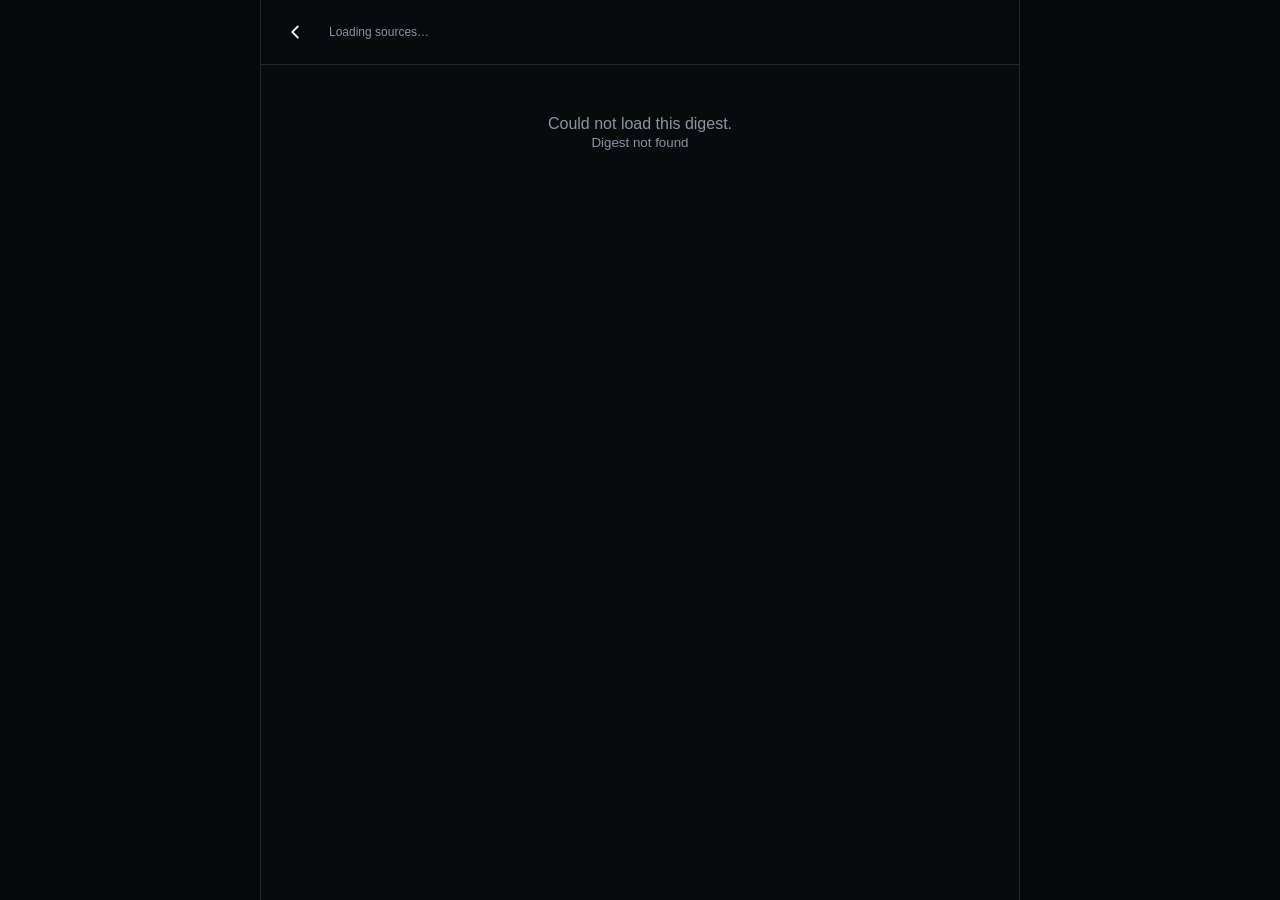
<file: detail.html>
<!doctype html>
<html lang="en">
<head>
  <meta charset="UTF-8">
  <meta name="viewport" content="width=device-width, initial-scale=1.0">
  <meta name="description" content="AI digest synthesis and related source posts.">
  <title>Signal — Digest detail</title>
  <link rel="stylesheet" href="styles.css?v=20260902-2">
</head>
<body class="detail-page">
  <main class="detail-page-shell">
    <header class="detail-header">
      <a class="icon-button" id="backLink" href="index.html" aria-label="Back to feed"><svg viewBox="0 0 24 24" aria-hidden="true"><path d="m15 18-6-6 6-6"/></svg></a>
      <small id="detailMeta">Loading sources…</small>
    </header>
    <div id="detailContent" class="detail-content"><div class="loading-card"><span></span><span></span><span></span></div></div>
  </main>
  <script src="shared.js?v=20260902-2" defer></script>
  <script src="detail.js?v=20260902-2" defer></script>
</body>
</html>
</file>
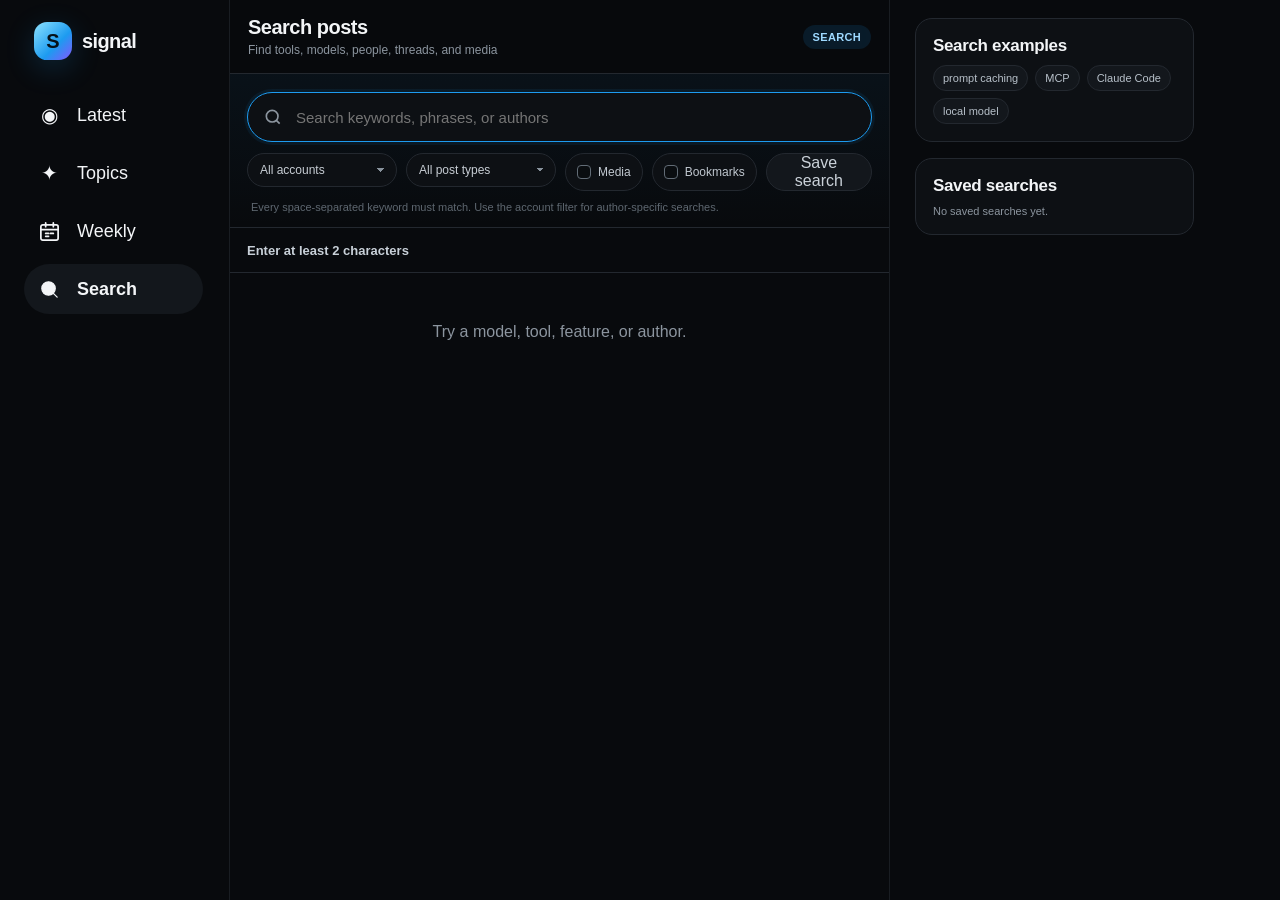
<file: search.html>
<!doctype html>
<html lang="en">
<head>
  <meta charset="UTF-8">
  <meta name="viewport" content="width=device-width, initial-scale=1.0">
  <meta name="description" content="Search every collected X post by keyword.">
  <title>Signal — Search raw posts</title>
  <link rel="stylesheet" href="styles.css?v=20260901-5">
</head>
<body>
  <div class="app-shell">
    <aside class="left-rail" aria-label="Primary navigation">
      <a class="brand" href="index.html" aria-label="Signal home"><span class="brand-mark">S</span><span class="brand-name">signal</span></a>
      <nav>
        <a class="nav-item" href="index.html"><span class="nav-symbol">◉</span><span>Latest</span></a>
        <a class="nav-item" href="topics.html"><span class="nav-symbol">✦</span><span>Topics</span></a>
        <a class="nav-item" href="weekly.html"><svg viewBox="0 0 24 24" aria-hidden="true"><rect x="3" y="5" width="18" height="16" rx="2"/><path d="M8 3v4M16 3v4M3 10h18M8 14h3M13 14h3M8 17h3"/></svg><span>Weekly</span></a>
        <a class="nav-item active" href="search.html"><svg viewBox="0 0 24 24" aria-hidden="true"><circle cx="11" cy="11" r="7"/><path d="m20 20-4-4"/></svg><span>Search</span></a>
      </nav>
    </aside>

    <main class="feed-column">
      <header class="feed-header"><div><h1>Search posts</h1><p id="searchSubtitle">Find tools, models, people, threads, and media</p></div><span class="curated-pill">Search</span></header>
      <section class="search-page-box">
        <label class="archive-search">
          <svg viewBox="0 0 24 24" aria-hidden="true"><circle cx="11" cy="11" r="7"/><path d="m20 20-4-4"/></svg>
          <input id="rawSearch" type="search" placeholder="Search keywords, phrases, or authors" autocomplete="off" autofocus>
        </label>
        <div class="search-controls">
          <select id="authorFilter" aria-label="Filter by account"><option value="">All accounts</option></select>
          <select id="typeFilter" aria-label="Filter by post type"><option value="">All post types</option><option value="post">Posts</option><option value="reply">Replies</option><option value="quote">Quotes</option></select>
          <label class="toggle-filter"><input id="searchMediaFilter" type="checkbox"> Media</label>
          <label class="toggle-filter"><input id="searchBookmarkFilter" type="checkbox"> Bookmarks</label>
          <button type="button" class="secondary-button" id="saveSearch">Save search</button>
        </div>
        <p class="search-help">Every space-separated keyword must match. Use the account filter for author-specific searches.</p>
      </section>
      <div class="results-header"><strong id="resultCount">Enter at least 2 characters</strong><span id="queryTime"></span></div>
      <section id="searchResults" class="sources-list"><div class="empty-state">Try a model, tool, feature, or author.</div></section>
    </main>

    <aside class="right-rail">
      <section class="side-card"><h2>Search examples</h2><div class="example-queries"><button type="button">prompt caching</button><button type="button">MCP</button><button type="button">Claude Code</button><button type="button">local model</button></div></section>
      <section class="side-card"><h2>Saved searches</h2><div id="savedSearches" class="saved-searches"></div></section>
    </aside>
  </div>
  <script src="shared.js?v=20260901-5" defer></script>
  <script src="search.js?v=20260901-5" defer></script>
</body>
</html>
</file>
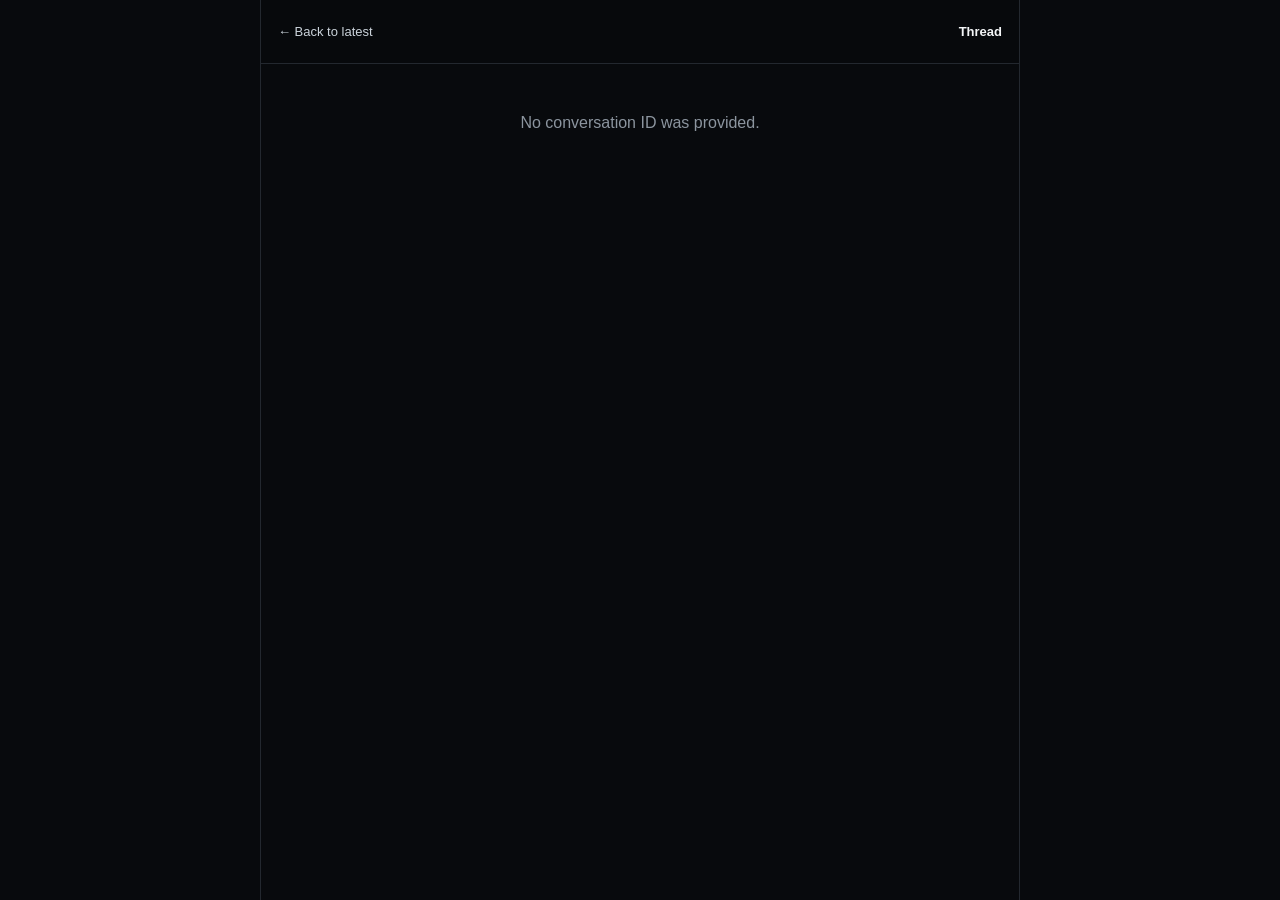
<file: thread.html>
<!doctype html>
<html lang="en">
<head>
  <meta charset="UTF-8">
  <meta name="viewport" content="width=device-width, initial-scale=1.0">
  <meta name="description" content="Collected conversation context for an AI engineering post.">
  <title>Signal — Thread context</title>
  <link rel="stylesheet" href="styles.css?v=20260901-5">
</head>
<body>
  <div class="detail-shell">
    <header class="detail-topbar">
      <a class="back-link" href="latest.html">← Back to latest</a>
      <span class="detail-kind">Thread</span>
    </header>
    <main class="detail-main thread-main" id="threadContent"><div class="loading-card"><span></span><span></span><span></span></div></main>
  </div>
  <script src="shared.js?v=20260901-5" defer></script>
  <script src="thread.js?v=20260901-5" defer></script>
</body>
</html>
</file>
<file: styles.css>
:root {
  color-scheme: dark;
  --bg: #080a0d;
  --surface: #0d1014;
  --surface-2: #13171c;
  --line: #23282f;
  --line-soft: #191d22;
  --text: #f3f5f7;
  --muted: #8c959f;
  --faint: #5e6770;
  --blue: #1d9bf0;
  --blue-soft: rgba(29, 155, 240, .12);
  --max-feed: 660px;
  font-family: Inter, ui-sans-serif, -apple-system, BlinkMacSystemFont, "Segoe UI", sans-serif;
}

* { box-sizing: border-box; }
html { scroll-behavior: smooth; }
body { margin: 0; background: var(--bg); color: var(--text); min-height: 100vh; overflow-x: hidden; }
button, input, select { font: inherit; }
button, select, input { color: inherit; }
button, select { -webkit-appearance: none; appearance: none; }
a { color: inherit; }

.app-shell {
  width: min(1260px, 100%);
  margin: 0 auto;
  display: grid;
  grid-template-columns: 220px minmax(0, var(--max-feed)) 320px;
  min-height: 100vh;
}

.left-rail {
  position: sticky;
  top: 0;
  height: 100vh;
  padding: 22px 26px 28px 14px;
  display: flex;
  flex-direction: column;
  border-right: 1px solid var(--line-soft);
}

.brand { display: inline-flex; align-items: center; gap: 10px; text-decoration: none; width: fit-content; margin: 0 0 30px 10px; }
.brand-mark {
  display: grid; place-items: center; width: 38px; height: 38px; border-radius: 13px;
  color: #061119; background: linear-gradient(135deg, #8de3ff, #1d9bf0 60%, #8357ff);
  font-weight: 900; font-size: 20px; box-shadow: 0 8px 30px rgba(29,155,240,.2);
}
.brand-name { font-weight: 750; letter-spacing: -.03em; font-size: 20px; }
nav { display: grid; gap: 8px; }
.nav-item {
  border: 0; background: transparent; text-decoration: none; cursor: pointer;
  display: flex; align-items: center; gap: 16px; min-height: 50px; padding: 0 14px;
  border-radius: 999px; font-size: 18px; text-align: left; transition: background .18s ease;
}
.nav-item:hover, .nav-item.active { background: var(--surface-2); }
.nav-item.active { font-weight: 720; }
.nav-item svg { width: 23px; height: 23px; fill: none; stroke: currentColor; stroke-width: 1.8; stroke-linecap: round; stroke-linejoin: round; }
.nav-item.active svg { fill: currentColor; stroke-width: 1.3; }
.rail-note { margin-top: auto; font-size: 12px; color: var(--muted); padding: 11px 14px; border: 1px solid var(--line); border-radius: 999px; width: fit-content; }
.live-dot { display: inline-block; width: 7px; height: 7px; border-radius: 50%; background: #4ade80; margin-right: 7px; box-shadow: 0 0 10px #4ade80; }

.feed-column { min-width: 0; min-height: 100vh; overflow: hidden; border-right: 1px solid var(--line-soft); }
.feed-header {
  position: sticky; z-index: 10; top: 0; min-height: 74px; padding: 13px 18px;
  display: flex; justify-content: space-between; align-items: center;
  border-bottom: 1px solid var(--line); background: rgba(8,10,13,.86); backdrop-filter: blur(18px);
}
.feed-header h1 { margin: 0; font-size: 20px; letter-spacing: -.025em; }
.feed-header p { margin: 4px 0 0; color: var(--muted); font-size: 12px; }
.curated-pill { color: #9ed9ff; background: var(--blue-soft); padding: 6px 10px; border-radius: 999px; font-size: 11px; font-weight: 700; letter-spacing: .03em; text-transform: uppercase; }

.digest-card { display: flex; gap: 12px; padding: 18px 17px 8px; border-top: 1px solid var(--line); color: inherit; text-decoration: none; cursor: pointer; transition: background .16s ease; outline: none; }
.digest-card:last-child { border-bottom: 1px solid var(--line); }
.digest-card:hover, .digest-card:focus-visible { background: #0c0f13; }
.card-avatar { flex: 0 0 44px; width: 44px; height: 44px; border-radius: 50%; display: grid; place-items: center; background: radial-gradient(circle at 30% 25%, #b7ecff, #1d9bf0 42%, #5947d9 100%); color: white; box-shadow: inset 0 0 0 1px rgba(255,255,255,.17); }
.card-avatar span { filter: drop-shadow(0 1px 3px rgba(0,0,0,.4)); }
.card-body { min-width: 0; flex: 1; }
.card-meta { display: flex; gap: 4px; align-items: baseline; min-width: 0; color: var(--muted); font-size: 14px; }
.card-meta strong { color: var(--text); white-space: nowrap; }
.verified { display: inline-grid; place-items: center; width: 14px; height: 14px; border-radius: 50%; background: var(--blue); color: white; font-size: 9px; font-weight: 900; }
.card-meta time { overflow: hidden; white-space: nowrap; text-overflow: ellipsis; }
.eyebrow { display: inline-flex; margin: 12px 0 8px; color: var(--accent, #8ddcff); font-size: 11px; font-weight: 750; letter-spacing: .08em; text-transform: uppercase; }
.digest-card h2 { margin: 0; font-size: 20px; line-height: 1.23; letter-spacing: -.025em; }
.card-summary { margin: 9px 0 14px; color: #c9cfd5; font-size: 15px; line-height: 1.48; }
.evidence-strip { display: flex; align-items: center; gap: 9px; border: 1px solid var(--line); background: var(--surface); border-radius: 11px; padding: 9px 10px; }
.avatar-stack { display: flex; padding-left: 5px; }
.mini-avatar { width: 23px; height: 23px; margin-left: -5px; display: grid; place-items: center; border-radius: 50%; border: 2px solid var(--surface); color: #fff; font-size: 9px; font-weight: 800; object-fit: cover; background: var(--surface-2); }
.evidence-copy { color: var(--muted); font-size: 12px; }
.card-actions { height: 42px; display: flex; align-items: center; justify-content: space-between; color: #69737d; max-width: 96%; }
.card-actions span { display: flex; align-items: center; gap: 7px; font-size: 12px; }
.card-actions svg { width: 18px; height: 18px; fill: none; stroke: currentColor; stroke-width: 1.7; stroke-linecap: round; stroke-linejoin: round; }
.card-actions b { font-weight: 500; }
.card-actions .open-label { color: var(--muted); }
.card-actions .open-label svg { width: 14px; }
.read-more-button { border: 0; border-radius: 999px; padding: 6px 10px; color: var(--accent, #8ddcff); background: color-mix(in srgb, var(--accent, var(--blue)) 10%, transparent); cursor: pointer; font-size: 12px; font-weight: 700; }
.read-more-button:hover { background: color-mix(in srgb, var(--accent, var(--blue)) 17%, transparent); }

.right-rail { min-width: 0; padding: 18px 16px 40px 25px; overflow: hidden; }
.side-card { border: 1px solid var(--line); border-radius: 17px; background: var(--surface); overflow: hidden; padding: 17px; }
.side-card + .side-card { margin-top: 16px; }
.side-card h2 { margin: 0 0 9px; font-size: 17px; letter-spacing: -.02em; }
.side-card p { margin: 0; color: var(--muted); font-size: 13px; line-height: 1.5; }
.stat-grid { display: grid; grid-template-columns: 1fr 1fr; gap: 9px; margin-top: 16px; }
.stat-grid div { padding: 12px; border-radius: 12px; background: var(--surface-2); }
.stat-grid strong { display: block; font-size: 19px; }
.stat-grid span { color: var(--muted); font-size: 10px; }
.account-cloud { display: flex; flex-wrap: wrap; gap: 7px; }
.account-cloud span { color: #aab3bc; background: var(--surface-2); border-radius: 999px; padding: 6px 8px; font-size: 11px; }
.side-footnote { margin: 17px 8px; color: var(--faint); font-size: 11px; line-height: 1.45; }
.spotlight-card .eyebrow { margin-top: 0; }
.spotlight-card h2 { line-height: 1.25; }
.spotlight-card p { display: -webkit-box; overflow: hidden; -webkit-box-orient: vertical; -webkit-line-clamp: 5; }
.side-card-link { display: inline-block; margin-top: 14px; color: var(--blue); text-decoration: none; font-size: 12px; font-weight: 700; }
.side-card-link:hover { text-decoration: underline; }

.loading-card { min-height: 260px; display: grid; place-content: center; grid-auto-flow: column; gap: 6px; border-top: 1px solid var(--line); }
.loading-card span { width: 7px; height: 7px; border-radius: 50%; background: var(--blue); animation: bounce 1s infinite ease-in-out; }
.loading-card span:nth-child(2) { animation-delay: .12s; }
.loading-card span:nth-child(3) { animation-delay: .24s; }
@keyframes bounce { 0%, 70%, 100% { transform: translateY(0); opacity: .35; } 35% { transform: translateY(-8px); opacity: 1; } }

.detail-page { background: #05070a; }
.detail-page-shell { width: min(760px, 100%); min-height: 100vh; margin: 0 auto; background: var(--bg); border-inline: 1px solid var(--line); }
.detail-header { position: sticky; top: 0; z-index: 4; height: 65px; padding: 0 15px; display: flex; align-items: center; gap: 15px; background: rgba(8,10,13,.9); border-bottom: 1px solid var(--line); backdrop-filter: blur(18px); }
.detail-header small { color: var(--muted); font-size: 12px; }
.icon-button { border: 0; background: transparent; border-radius: 50%; width: 38px; height: 38px; display: grid; place-items: center; cursor: pointer; }
.icon-button:hover { background: var(--surface-2); }
.icon-button svg { width: 22px; fill: none; stroke: currentColor; stroke-width: 2; stroke-linecap: round; stroke-linejoin: round; }
.detail-content { padding-bottom: 80px; }
.detail-hero { padding: 34px 24px 30px; border-bottom: 1px solid var(--line); }
.detail-hero h1 { max-width: 680px; margin: 0; font-size: clamp(26px, 5vw, 38px); line-height: 1.08; letter-spacing: -.04em; text-wrap: balance; }
.summary-toggle { margin: 18px 0 0; padding: 0; border: 0; color: var(--accent, #8ddcff); background: transparent; cursor: pointer; font-size: 12px; font-weight: 700; text-underline-offset: 3px; }
.summary-toggle:hover { text-decoration: underline; }
.summary-toggle:focus-visible, .inline-read-more:focus-visible, .summary-citation:focus-visible { outline: 2px solid var(--accent, var(--blue)); outline-offset: 3px; }
.short-summary { margin: 12px 0 0; color: #c8ced5; font-size: 14px; line-height: 1.58; }
.detail-prose { max-width: 70ch; margin: 24px 0 0; }
.detail-prose p { margin: 0; color: #c8ced5; font-size: 15px; line-height: 1.7; }
.detail-prose p + p { margin-top: 20px; }
.inline-read-more { margin: 0; padding: 0; border: 0; color: var(--accent, #8ddcff); background: transparent; cursor: pointer; font-size: .86em; font-weight: 750; white-space: nowrap; text-underline-offset: 3px; }
.inline-read-more:hover { text-decoration: underline; }
.summary-citations { display: inline-flex; align-items: center; padding-left: 5px; vertical-align: -6px; }
.summary-citation { display: inline-flex; margin-left: -5px; border-radius: 50%; text-decoration: none; }
.summary-citation-avatar { width: 23px; height: 23px; display: grid; place-items: center; border: 2px solid var(--bg); border-radius: 50%; color: #fff; background: var(--surface-2); object-fit: cover; font-size: 8px; font-weight: 800; transition: transform .16s ease, border-color .16s ease; }
.summary-citation:hover .summary-citation-avatar { z-index: 1; transform: translateY(-2px); border-color: var(--accent, var(--blue)); }
.focused-summary-source { background: color-mix(in srgb, var(--blue) 5%, var(--bg)); }
.source-post-highlight { animation: source-highlight 1.8s ease-out; }
@keyframes source-highlight { 0%, 35% { background: color-mix(in srgb, var(--blue) 14%, var(--bg)); } 100% { background: color-mix(in srgb, var(--blue) 5%, var(--bg)); } }
@media (prefers-reduced-motion: reduce) {
  html { scroll-behavior: auto; }
  .summary-citation-avatar { transition: none; }
  .source-post-highlight { animation: none; background: color-mix(in srgb, var(--blue) 10%, var(--bg)); }
}
.source-toolbar { position: sticky; top: 65px; z-index: 3; display: flex; gap: 10px; padding: 12px 17px; background: rgba(8,10,13,.94); border-bottom: 1px solid var(--line); backdrop-filter: blur(14px); }
.search-wrap { flex: 1; position: relative; }
.search-wrap svg { position: absolute; left: 12px; top: 50%; transform: translateY(-50%); width: 16px; fill: none; stroke: var(--muted); stroke-width: 2; }
.source-search { width: 100%; height: 39px; border: 1px solid transparent; border-radius: 999px; padding: 0 14px 0 38px; color: var(--text); background: var(--surface-2); outline: none; }
.source-search:focus { border-color: var(--blue); background: transparent; }
.source-count { flex: 0 0 auto; align-self: center; color: var(--muted); font-size: 12px; }
.sources-list { min-height: 200px; }
.source-post { width: 100%; min-width: 0; display: grid; grid-template-columns: 41px minmax(0, 1fr); gap: 11px; padding: 17px; overflow: hidden; border-bottom: 1px solid var(--line); }
.source-avatar { width: 41px; height: 41px; display: grid; place-items: center; border-radius: 50%; color: white; font-size: 12px; font-weight: 800; object-fit: cover; background: var(--surface-2); }
.source-head { display: flex; gap: 5px; align-items: baseline; color: var(--muted); font-size: 13px; }
.source-head strong { color: var(--text); }
.source-head time { white-space: nowrap; overflow: hidden; text-overflow: ellipsis; }
.source-type { margin-left: auto; padding: 3px 6px; border-radius: 999px; background: var(--surface-2); font-size: 9px; text-transform: uppercase; letter-spacing: .05em; }
.source-text { white-space: pre-wrap; overflow-wrap: anywhere; margin: 6px 0 10px; color: #d5dae0; font-size: 14px; line-height: 1.48; }
.source-foot { display: flex; flex-wrap: wrap; align-items: center; justify-content: space-between; gap: 9px 14px; min-width: 0; color: var(--muted); font-size: 11px; }
.source-metrics { display: flex; gap: 13px; }
.x-link { color: var(--blue); text-decoration: none; font-weight: 650; }
.x-link:hover { text-decoration: underline; }
.load-more { display: block; margin: 20px auto; border: 1px solid var(--line); border-radius: 999px; padding: 10px 18px; background: var(--surface-2); cursor: pointer; }
.empty-state { padding: 50px 20px; color: var(--muted); text-align: center; }
.theme-breakdown { display: flex; flex-wrap: wrap; gap: 7px; margin: 0 0 20px; }
.theme-breakdown span { color: #b9c1c9; background: var(--surface-2); border: 1px solid var(--line); border-radius: 999px; padding: 6px 9px; font-size: 11px; }
.compact-breakdown { margin: 0 0 13px; }
.compact-breakdown span { padding: 5px 8px; font-size: 10px; }
.weekly-avatar { background: linear-gradient(145deg, #28303a, #11151b); border: 1px solid #39424d; font-size: 15px; font-weight: 800; }
.weekly-card .card-summary { margin-bottom: 12px; }
.search-page-box { padding: 18px 17px 14px; border-bottom: 1px solid var(--line); background: linear-gradient(180deg, rgba(29,155,240,.05), transparent); }
.archive-search { height: 50px; display: flex; align-items: center; gap: 11px; padding: 0 15px; border: 1px solid var(--line); border-radius: 999px; background: var(--surface-2); }
.archive-search:focus-within { border-color: var(--blue); background: var(--surface); box-shadow: 0 0 0 3px rgba(29,155,240,.08); }
.archive-search svg { flex: 0 0 auto; width: 20px; fill: none; stroke: var(--muted); stroke-width: 2; }
.archive-search input { width: 100%; border: 0; outline: 0; color: var(--text); background: transparent; font-size: 15px; }
.search-controls { display: flex; gap: 9px; margin-top: 11px; }
.search-controls select { height: 36px; min-width: 150px; border: 1px solid var(--line); border-radius: 999px; padding: 0 31px 0 12px; color: #bcc4cc; background: var(--surface); }
.search-help { margin: 10px 4px 0; color: var(--faint); font-size: 11px; }
.results-header { min-height: 45px; display: flex; align-items: center; justify-content: space-between; padding: 0 17px; border-bottom: 1px solid var(--line); color: var(--muted); font-size: 12px; }
.results-header strong { color: #c8d0d8; font-size: 13px; }
.example-queries { display: flex; flex-wrap: wrap; gap: 7px; }
.example-queries button { border: 1px solid var(--line); border-radius: 999px; padding: 6px 9px; color: #b7c0c9; background: var(--surface-2); cursor: pointer; font-size: 11px; }
.example-queries button:hover { border-color: #3b4652; color: white; }
.search-result:first-child { border-top: 0; }

[data-accent="violet"] { --accent: #b69cff; }
[data-accent="blue"] { --accent: #72c7ff; }
[data-accent="cyan"] { --accent: #5ee9e4; }
[data-accent="green"] { --accent: #73e6a1; }
[data-accent="orange"] { --accent: #ffb36b; }
[data-accent="pink"] { --accent: #f69ac7; }
[data-accent="yellow"] { --accent: #f4d66b; }
[data-accent="red"] { --accent: #ff8c86; }
[data-accent="indigo"] { --accent: #9da7ff; }

@media (max-width: 1060px) {
  .app-shell { grid-template-columns: 84px minmax(0, var(--max-feed)) 1fr; }
  .left-rail { padding-inline: 14px; align-items: center; }
  .brand { margin-left: 0; }
  .brand-name, .nav-item span:not(.nav-symbol), .rail-note { display: none; }
  .nav-item .nav-symbol { display: inline-block; }
  .nav-item { justify-content: center; padding: 0; width: 50px; }
  .right-rail { padding-left: 18px; }
}

@media (max-width: 820px) {
  .app-shell { display: block; }
  .left-rail { z-index: 20; position: fixed; top: auto; bottom: 0; left: 0; right: 0; width: 100%; height: 58px; padding: 5px 18px; flex-direction: row; justify-content: space-around; border-right: 0; border-top: 1px solid var(--line); background: rgba(8,10,13,.94); backdrop-filter: blur(16px); }
  .brand, .rail-note { display: none; }
  nav { width: 100%; display: flex; justify-content: space-around; }
  .nav-item { min-height: 46px; }
  .feed-column { border-right: 0; padding-bottom: 58px; }
  .right-rail { display: none; }
  .detail-page-shell { border: 0; }
}

@media (max-width: 520px) {
  .feed-header { min-height: 65px; }
  .digest-card { padding-inline: 13px; }
  .card-avatar { width: 39px; height: 39px; flex-basis: 39px; }
  .digest-card h2 { font-size: 18px; }
  .card-summary { font-size: 14px; }
  .evidence-copy { white-space: nowrap; overflow: hidden; text-overflow: ellipsis; }
  .open-label { display: none !important; }
  .detail-hero { padding-inline: 18px; }
  .source-post { padding-inline: 14px; }
}

/* Rich post feed */
.nav-symbol { width: 23px; text-align: center; font-size: 20px; }
.sr-only { position: absolute; width: 1px; height: 1px; padding: 0; margin: -1px; overflow: hidden; clip: rect(0, 0, 0, 0); white-space: nowrap; border: 0; }
.feed-toolbar { position: sticky; top: 74px; z-index: 8; display: flex; flex-wrap: wrap; gap: 8px; padding: 11px 16px; border-bottom: 1px solid var(--line); background: rgba(8,10,13,.94); backdrop-filter: blur(14px); }
.feed-toolbar select, .search-controls select { height: 34px; border: 1px solid var(--line); border-radius: 999px; padding: 0 30px 0 12px; color: #c7cdd4; background-color: var(--surface); background-image: linear-gradient(45deg, transparent 50%, #89939d 50%), linear-gradient(135deg, #89939d 50%, transparent 50%); background-position: calc(100% - 15px) 14px, calc(100% - 11px) 14px; background-size: 4px 4px, 4px 4px; background-repeat: no-repeat; outline: none; cursor: pointer; font-size: 12px; }
.feed-toolbar select:hover, .search-controls select:hover, .feed-toolbar select:focus, .search-controls select:focus { border-color: #46515d; background-color: var(--surface-2); }
.toggle-filter { min-height: 34px; display: inline-flex; align-items: center; gap: 7px; padding: 0 11px; border: 1px solid var(--line); border-radius: 999px; color: #c0c7cf; background: var(--surface); cursor: pointer; font-size: 12px; }
.toggle-filter:hover { border-color: #46515d; background: var(--surface-2); }
.toggle-filter input { width: 14px; height: 14px; display: grid; place-items: center; margin: 0; border: 1px solid #626c76; border-radius: 4px; background: #0a0d10; appearance: none; -webkit-appearance: none; }
.toggle-filter input:checked { border-color: var(--blue); background: var(--blue); box-shadow: inset 0 0 0 3px #0a0d10; }
.secondary-button { min-height: 34px; border: 1px solid var(--line); border-radius: 999px; padding: 0 12px; color: #cbd2d9; background: var(--surface-2); cursor: pointer; }
.secondary-button:hover { border-color: #46515d; color: white; }
.latest-feed .source-post:first-child { border-top: 0; }
.rich-post { position: relative; transition: background .15s ease; }
.rich-post:hover { background: #0b0e12; }
.rich-post.unread-post::before { content: ""; position: absolute; left: 5px; top: 35px; width: 5px; height: 5px; border-radius: 50%; background: var(--blue); }
.source-body { width: 100%; min-width: 0; overflow: hidden; }
.source-identity { min-width: 0; display: inline-flex; gap: 5px; align-items: baseline; overflow: hidden; }
.source-identity strong, .source-identity span { overflow: hidden; white-space: nowrap; text-overflow: ellipsis; }
.source-identity span { color: var(--muted); }
.reply-context { margin: 4px 0 -1px; color: var(--blue); font-size: 12px; }
.media-grid { width: 100%; min-width: 0; display: grid; gap: 2px; max-height: 520px; margin: 11px 0; overflow: hidden; border: 1px solid var(--line); border-radius: 15px; background: #050608; contain: inline-size; }
.media-grid a, .media-grid > span { display: block; width: 100%; min-width: 0; overflow: hidden; }
.media-grid img, .media-grid video { display: block; width: 100%; min-width: 0; height: 100%; max-height: 520px; object-fit: cover; background: #050608; }
.media-count-2 { grid-template-columns: repeat(2, 1fr); }
.media-count-3, .media-count-4 { grid-template-columns: repeat(2, 1fr); grid-template-rows: repeat(2, minmax(140px, 1fr)); }
.media-count-3 > :first-child { grid-row: 1 / 3; }
.quote-card { display: block; margin: 11px 0; overflow: hidden; border: 1px solid var(--line); border-radius: 14px; padding: 12px; text-decoration: none; background: #0a0d11; }
.quote-card:hover { border-color: #3b4651; }
.quote-head { display: flex; align-items: center; gap: 7px; font-size: 12px; }
.quote-head span { color: var(--muted); }
.quote-avatar { width: 22px; height: 22px; border-radius: 50%; object-fit: cover; display: grid; place-items: center; font-size: 8px; }
.quote-card > p { margin: 8px 0 0; color: #cbd1d7; white-space: pre-wrap; font-size: 13px; line-height: 1.42; }
.quote-card .media-grid { max-height: 300px; margin-bottom: 0; }
.external-link { display: inline-block; margin: 0 0 9px; color: #91caef; font-size: 12px; text-decoration: none; }
.post-actions { min-width: 0; margin-left: auto; display: inline-flex; flex-wrap: wrap; align-items: center; justify-content: flex-end; gap: 8px 11px; }
.thread-link { color: #8ecdf5; text-decoration: none; font-weight: 650; }
.bookmark-button { width: 27px; height: 27px; flex: 0 0 27px; display: grid; place-items: center; padding: 0; border: 0; border-radius: 50%; color: var(--muted); background: transparent; cursor: pointer; appearance: none; -webkit-appearance: none; }
.bookmark-button svg { width: 16px; height: 16px; fill: none; stroke: currentColor; stroke-width: 1.8; stroke-linejoin: round; }
.bookmark-button:hover, .bookmark-button.active { color: #f0ca5e; background: rgba(240,202,94,.09); }
.bookmark-button.active svg { fill: currentColor; }
.saved-searches { display: flex; flex-wrap: wrap; gap: 7px; color: var(--muted); font-size: 11px; }
.saved-searches a { padding: 6px 8px; border: 1px solid var(--line); border-radius: 999px; text-decoration: none; }
.saved-searches a:hover { color: white; }
.detail-shell { width: min(760px, 100%); min-height: 100vh; margin: 0 auto; overflow: hidden; border-inline: 1px solid var(--line); background: var(--bg); }
.detail-topbar { position: sticky; top: 0; z-index: 8; min-height: 64px; display: flex; align-items: center; justify-content: space-between; padding: 0 17px; border-bottom: 1px solid var(--line); background: rgba(8,10,13,.94); backdrop-filter: blur(16px); }
.detail-topbar > div { display: grid; justify-items: end; gap: 2px; }
.detail-kind { font-size: 13px; font-weight: 700; }
.detail-meta { color: var(--muted); font-size: 11px; }
.back-link { color: #cbd3db; text-decoration: none; font-size: 13px; }
.thread-main { padding-bottom: 70px; }
.thread-hero { padding: 28px 22px 22px; border-bottom: 1px solid var(--line); }
.thread-hero h1 { margin: 0; font-size: 29px; letter-spacing: -.035em; }
.thread-hero p { margin: 12px 0 0; max-width: 620px; color: var(--muted); line-height: 1.55; }
.thread-list .source-post { position: relative; }
.thread-list .source-post:not(:last-child)::after { content: ""; position: absolute; left: 36px; top: 58px; bottom: -18px; width: 2px; background: var(--line); }

@media (max-width: 620px) {
  .feed-toolbar { top: 65px; overflow: visible; flex-wrap: wrap; }
  .feed-toolbar select { flex: 1 1 105px; min-width: 0; }
  .search-controls { flex-wrap: wrap; }
  .source-head { flex-wrap: wrap; }
  .source-identity { flex: 1 1 160px; }
  .source-type { margin-left: 0; }
  .source-foot { align-items: flex-start; gap: 9px; }
  .source-metrics { gap: 8px; flex-wrap: wrap; }
  .post-actions { gap: 7px; }
  .media-grid { max-height: 410px; }
}
</file>
